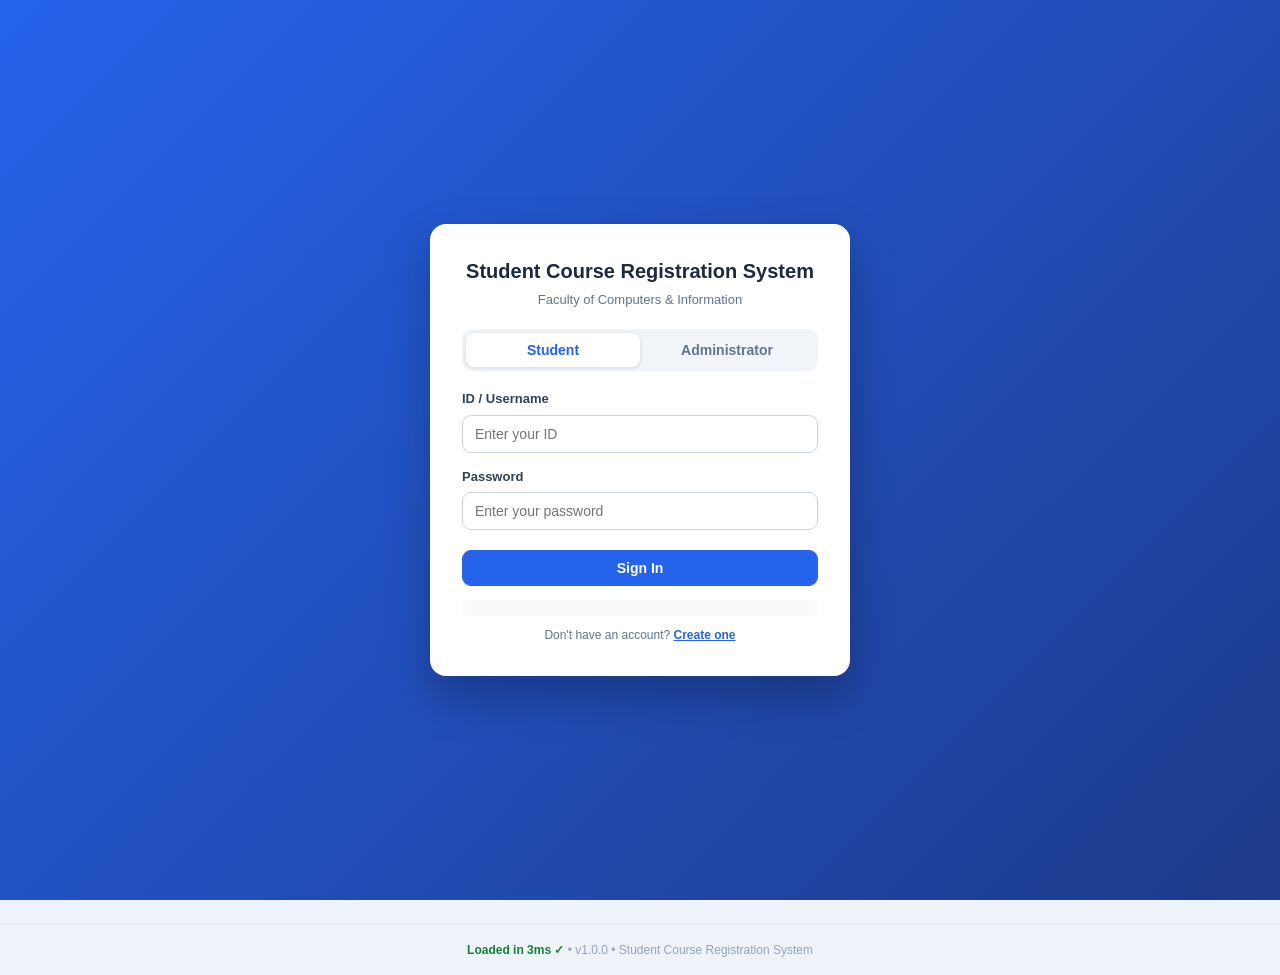
<file: index.html>
<!DOCTYPE html>
<html lang="en">
<head>
  <meta charset="UTF-8">
  <meta name="viewport" content="width=device-width, initial-scale=1.0">
  <title>Sign In — Course Registration</title>
  <link rel="stylesheet" href="style.css">
</head>
<body data-page="login">

  <section id="loginView">
    <div class="login-card">
      <h1>Student Course Registration System</h1>
      <p class="muted">Faculty of Computers &amp; Information</p>

      <div class="role-tabs">
        <button class="role-tab active" data-role="student">Student</button>
        <button class="role-tab" data-role="admin">Administrator</button>
      </div>

      <form id="loginForm">
        <label>ID / Username
          <input id="loginId" placeholder="Enter your ID" required autocomplete="off">
        </label>
        <label>Password
          <input id="loginPass" type="password" placeholder="Enter your password" required>
        </label>
        <button class="btn primary full" type="submit">Sign In</button>
      </form>

      <p class="hint" id="loginHint"></p>

      <p class="hint" style="margin-top:10px;background:transparent;padding:0">
        Don't have an account?
        <a href="register.html" style="color:#2563eb;font-weight:700">Create one</a>
      </p>
    </div>
  </section>

  <div id="toast"></div>
  <script src="app.js"></script>
</body>
</html>
</file>
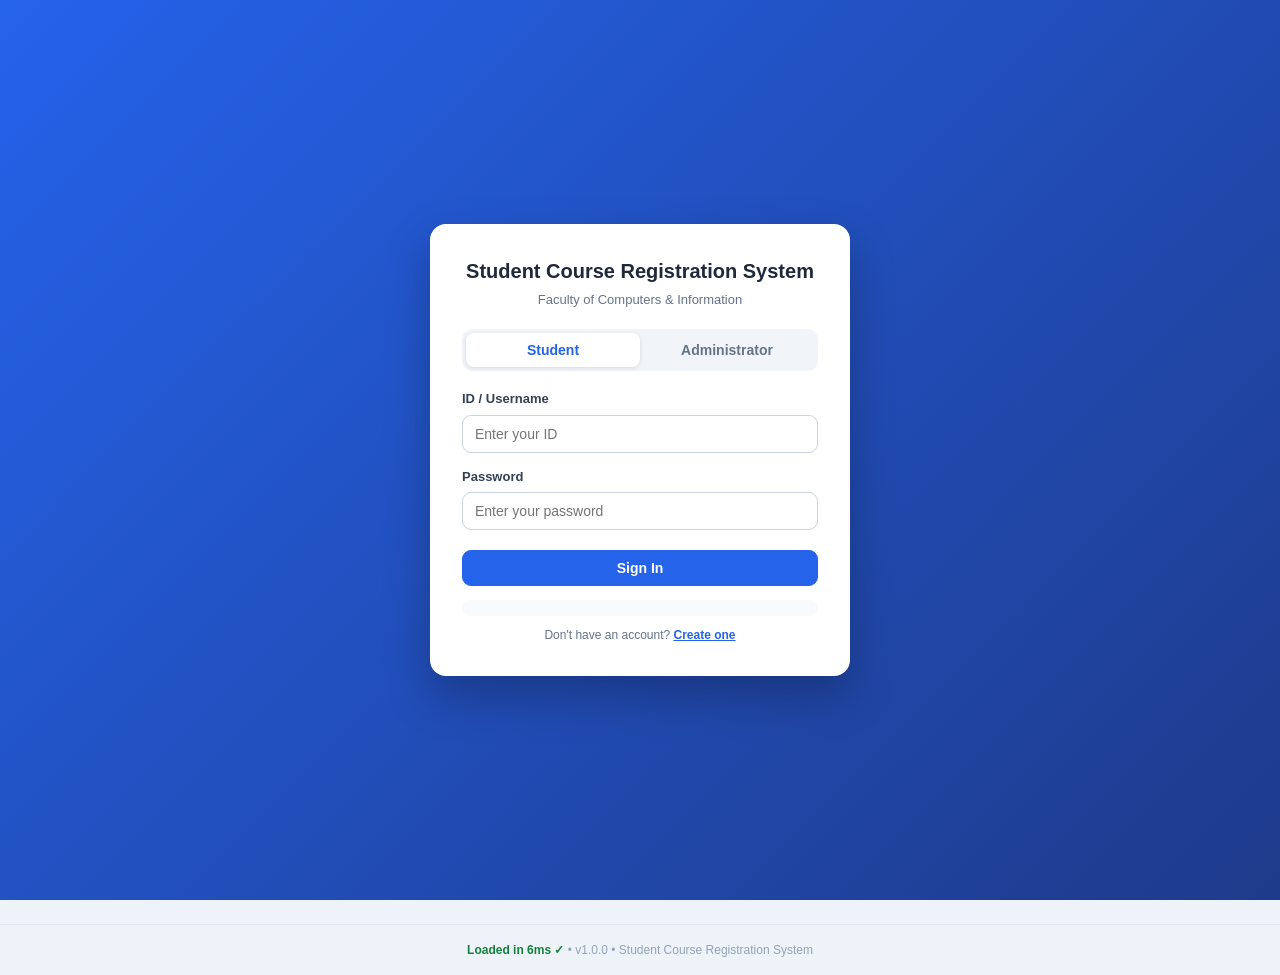
<file: admin-courses.html>
<!DOCTYPE html>
<html lang="en">
<head>
  <meta charset="UTF-8">
  <meta name="viewport" content="width=device-width, initial-scale=1.0">
  <title>Manage Courses</title>
  <link rel="stylesheet" href="style.css">
</head>
<body data-page="admin-courses">
  <header class="topbar">
    <div class="brand">📚 Course Registration System</div>
    <div class="userbox">
      <span id="whoami"></span>
      <button class="btn ghost small" id="logoutBtn">Logout</button>
    </div>
  </header>
  <nav class="tabs">
    <a class="tab active" href="admin-courses.html">Manage Courses</a>
    <a class="tab" href="admin-sections.html">Manage Sections</a>
    <a class="tab" href="admin-students.html">Student Records</a>
    <a class="tab" href="admin-registrations.html">Registrations</a>
    <a class="tab" href="admin-management.html">Manage Admins</a>
  </nav>
  <main>
    <div class="card">
      <div class="card-head"><h3 id="courseFormTitle">Add New Course</h3></div>
      <form id="courseForm" class="form-grid">
        <label>Course Code <input id="cCode" placeholder="CS401" required></label>
        <label>Course Name <input id="cName" placeholder="Software Engineering" required></label>
        <label>Credit Hours <input id="cCredits" type="number" min="1" max="6" value="3" required></label>
        <label>Prerequisite <select id="cPrereq"><option value="">None</option></select></label>
        <div class="form-actions">
          <button class="btn primary" type="submit" id="courseSubmitBtn">Add Course</button>
          <button type="button" class="btn hidden" id="cancelEditBtn">Cancel Edit</button>
        </div>
      </form>
    </div>
    <div class="card">
      <div class="card-head"><h3>All Courses</h3></div>
      <table class="table">
        <thead><tr>
          <th>Code</th><th>Name</th><th>Credits</th><th>Prerequisite</th><th>Sections</th><th>Actions</th>
        </tr></thead>
        <tbody id="courseRows"></tbody>
      </table>
    </div>
  </main>
  <div id="toast"></div>
  <script src="app.js"></script>
</body>
</html>
</file>
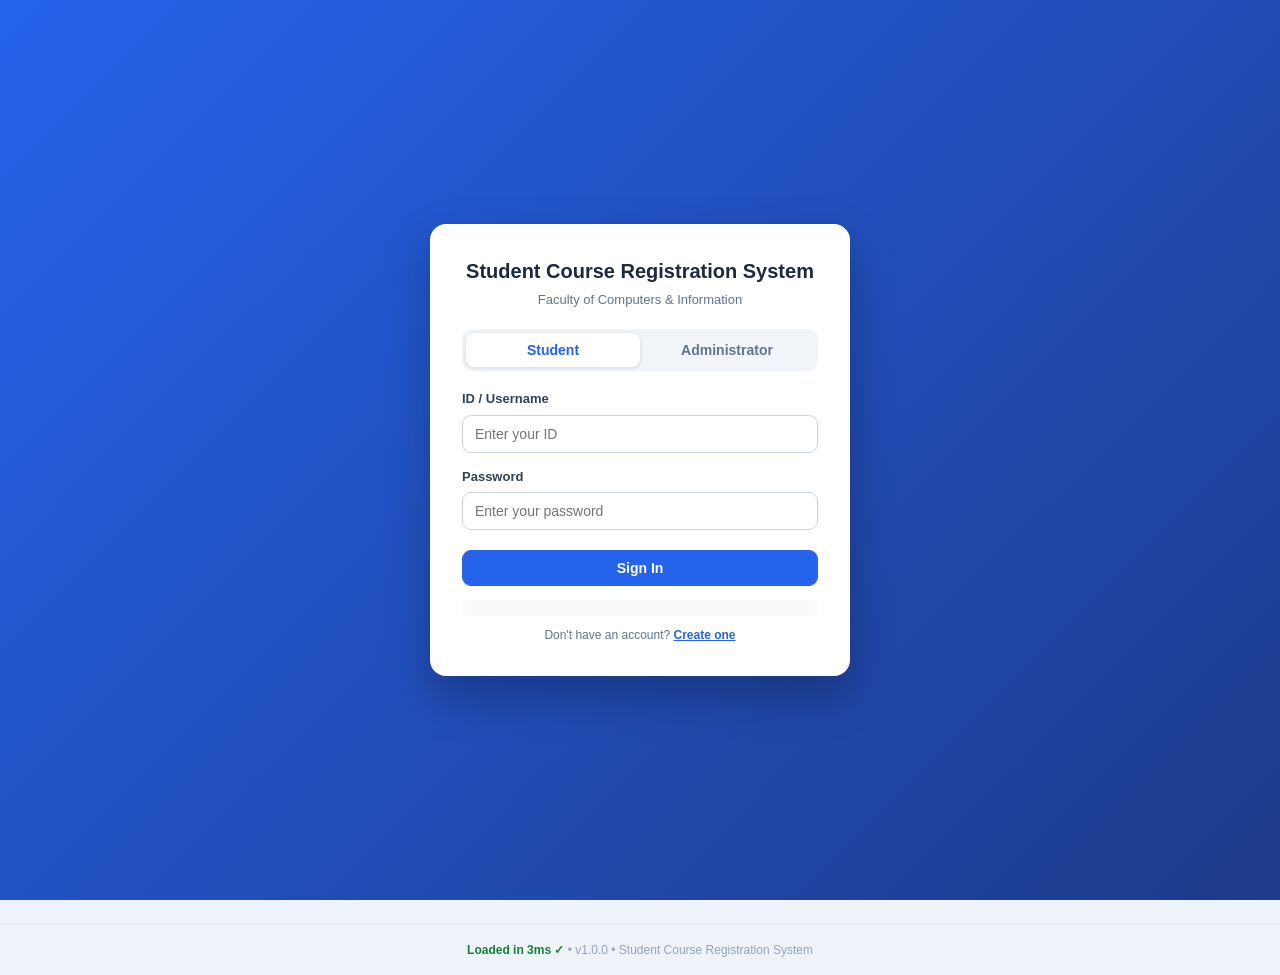
<file: admin-management.html>
<!DOCTYPE html>
<html lang="en">
<head>
  <meta charset="UTF-8">
  <meta name="viewport" content="width=device-width, initial-scale=1.0">
  <title>Manage Admins</title>
  <link rel="stylesheet" href="style.css">
</head>
<body data-page="admin-management">
  <header class="topbar">
    <div class="brand">📚 Course Registration System</div>
    <div class="userbox">
      <span id="whoami"></span>
      <button class="btn ghost small" id="logoutBtn">Logout</button>
    </div>
  </header>
  <nav class="tabs">
    <a class="tab" href="admin-courses.html">Manage Courses</a>
    <a class="tab" href="admin-sections.html">Manage Sections</a>
    <a class="tab" href="admin-students.html">Student Records</a>
    <a class="tab" href="admin-registrations.html">Registrations</a>
    <a class="tab active" href="admin-management.html">Manage Admins</a>
  </nav>
  <main>
    <div class="card">
      <div class="card-head"><h3>Add New Administrator</h3></div>
      <form id="adminForm" class="form-grid">
        <label>Username
          <input id="aUser" placeholder="e.g. manager" required autocomplete="off">
        </label>
        <label>Password
          <input id="aPass" type="password" placeholder="At least 4 characters" minlength="4" required>
        </label>
        <label>Confirm Password
          <input id="aPass2" type="password" placeholder="Repeat password" minlength="4" required>
        </label>
        <div class="form-actions">
          <button class="btn primary" type="submit">Add Administrator</button>
        </div>
      </form>
    </div>
    <div class="card">
      <div class="card-head"><h3>All Administrators</h3></div>
      <table class="table">
        <thead><tr>
          <th>Username</th><th>Password</th><th>Actions</th>
        </tr></thead>
        <tbody id="adminRows"></tbody>
      </table>
    </div>
  </main>
  <div id="toast"></div>
  <script src="app.js"></script>
</body>
</html>
</file>
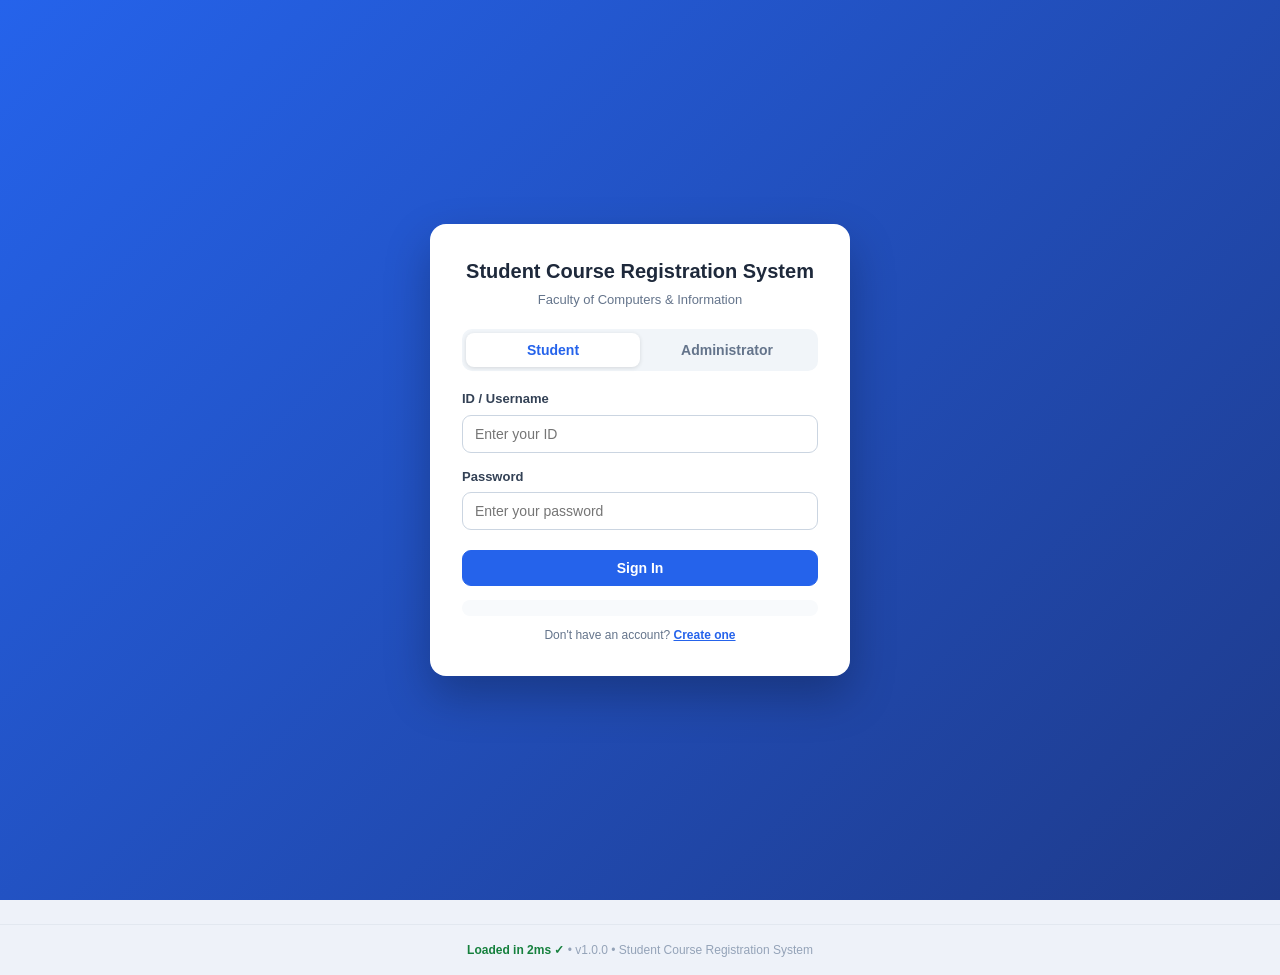
<file: admin-registrations.html>
<!DOCTYPE html>
<html lang="en">
<head>
  <meta charset="UTF-8">
  <meta name="viewport" content="width=device-width, initial-scale=1.0">
  <title>Registrations</title>
  <link rel="stylesheet" href="style.css">
</head>
<body data-page="admin-registrations">
  <header class="topbar">
    <div class="brand">📚 Course Registration System</div>
    <div class="userbox">
      <span id="whoami"></span>
      <button class="btn ghost small" id="logoutBtn">Logout</button>
    </div>
  </header>
  <nav class="tabs">
    <a class="tab" href="admin-courses.html">Manage Courses</a>
    <a class="tab" href="admin-sections.html">Manage Sections</a>
    <a class="tab" href="admin-students.html">Student Records</a>
    <a class="tab active" href="admin-registrations.html">Registrations</a>
    <a class="tab" href="admin-management.html">Manage Admins</a>
  </nav>
  <main>
    <div class="card">
      <div class="card-head"><h3>All Student Registrations</h3></div>
      <table class="table">
        <thead><tr>
          <th>Student ID</th><th>Student Name</th><th>Course Code</th><th>Course Name</th>
          <th>Section</th><th>Schedule</th><th>Room</th><th>Tuition</th><th></th>
        </tr></thead>
        <tbody id="regRows"></tbody>
      </table>
    </div>
  </main>
  <div id="toast"></div>
  <script src="app.js"></script>
</body>
</html>
</file>
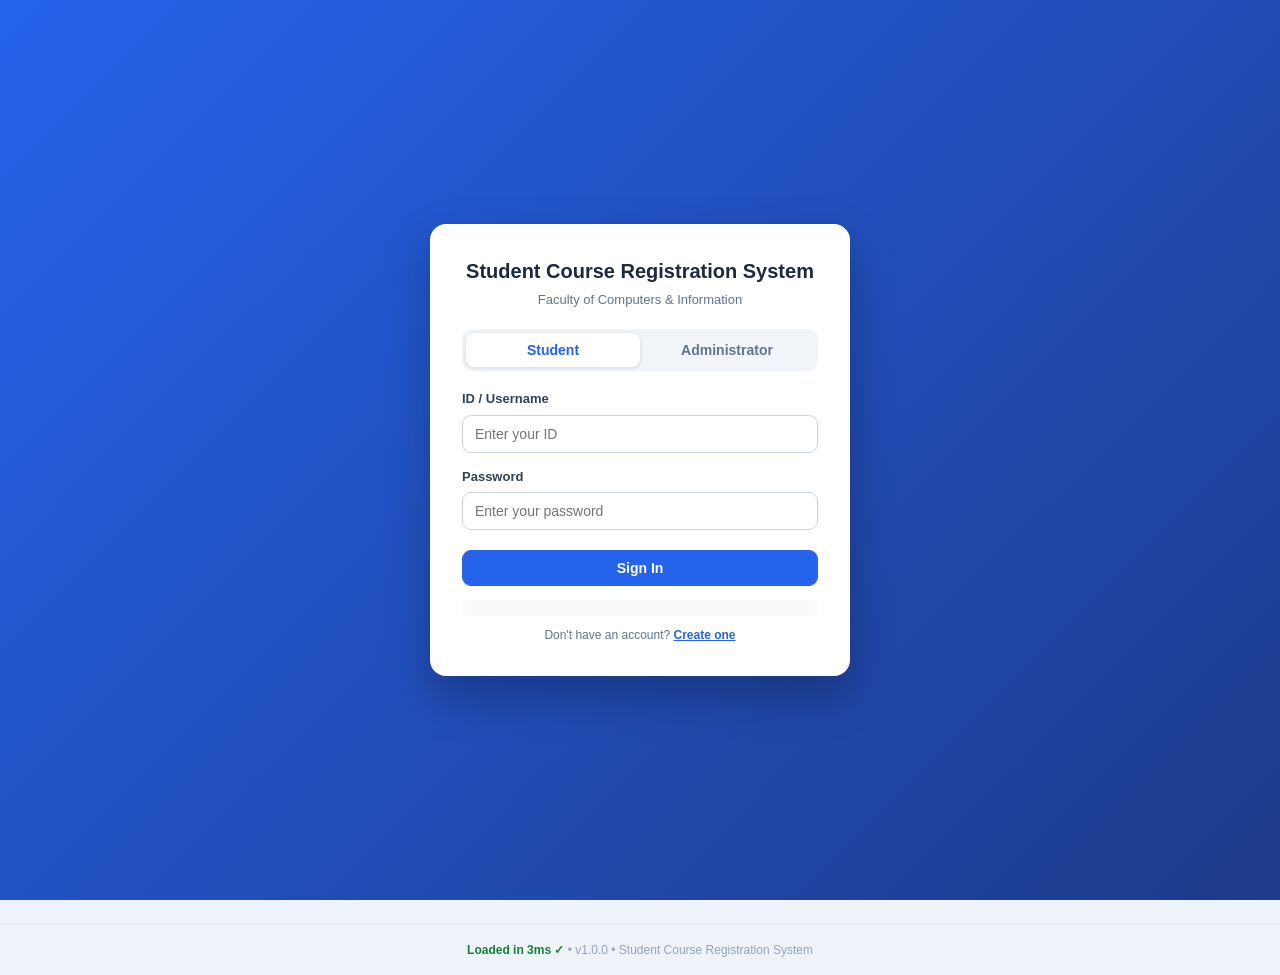
<file: admin-sections.html>
<!DOCTYPE html>
<html lang="en">
<head>
  <meta charset="UTF-8">
  <meta name="viewport" content="width=device-width, initial-scale=1.0">
  <title>Manage Sections</title>
  <link rel="stylesheet" href="style.css">
</head>
<body data-page="admin-sections">
  <header class="topbar">
    <div class="brand">📚 Course Registration System</div>
    <div class="userbox">
      <span id="whoami"></span>
      <button class="btn ghost small" id="logoutBtn">Logout</button>
    </div>
  </header>
  <nav class="tabs">
    <a class="tab" href="admin-courses.html">Manage Courses</a>
    <a class="tab active" href="admin-sections.html">Manage Sections</a>
    <a class="tab" href="admin-students.html">Student Records</a>
    <a class="tab" href="admin-registrations.html">Registrations</a>
    <a class="tab" href="admin-management.html">Manage Admins</a>
  </nav>
  <main>
    <div class="card">
      <div class="card-head"><h3>Add / Edit Course Section</h3></div>
      <form id="sectionForm" class="form-grid">
        <label>Course <select id="sCourse"></select></label>
        <label>Day <select id="sDay">
          <option>Sunday</option><option>Monday</option><option>Tuesday</option>
          <option>Wednesday</option><option>Thursday</option><option>Saturday</option>
        </select></label>
        <label>Start Time <input id="sStart" type="time" value="09:00" required></label>
        <label>End Time <input id="sEnd" type="time" value="10:30" required></label>
        <label>Room <input id="sRoom" placeholder="A101" required></label>
        <label>Capacity <input id="sCap" type="number" min="1" value="30" required></label>
        <div class="form-actions">
          <button class="btn primary" type="submit" id="sectionSubmitBtn">Add Section</button>
          <button class="btn hidden" type="button" id="cancelSectionEdit">Cancel Edit</button>
        </div>
      </form>
    </div>
    <div class="card">
      <div class="card-head"><h3>All Sections</h3></div>
      <table class="table">
        <thead><tr>
          <th>ID</th><th>Course</th><th>Day</th><th>Time</th><th>Room</th>
          <th>Enrolled</th><th>Capacity</th><th>Actions</th>
        </tr></thead>
        <tbody id="sectionRows"></tbody>
      </table>
    </div>
  </main>
  <div id="toast"></div>
  <script src="app.js"></script>
</body>
</html>
</file>
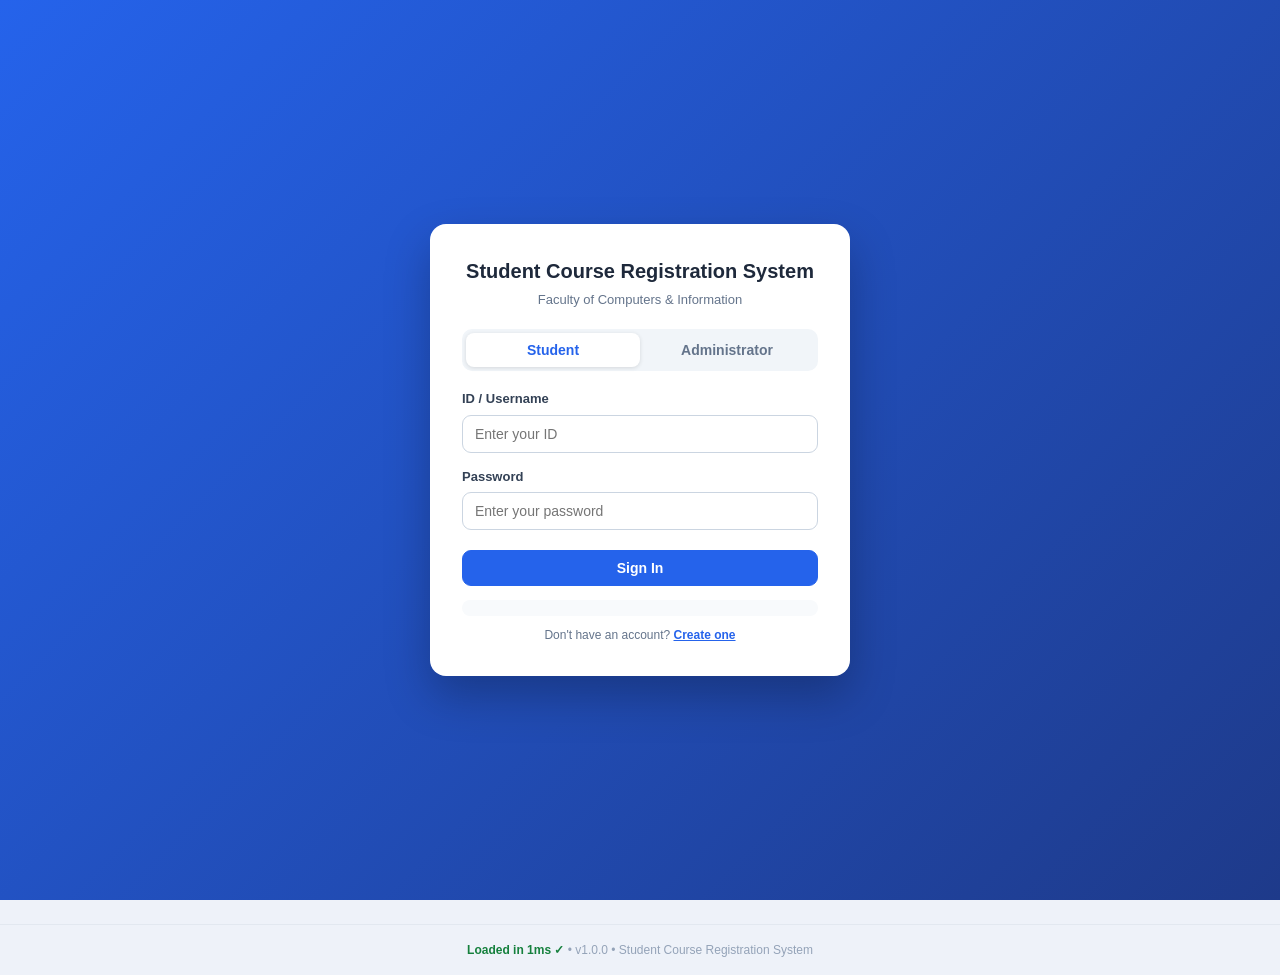
<file: admin-students.html>
<!DOCTYPE html>
<html lang="en">
<head>
  <meta charset="UTF-8">
  <meta name="viewport" content="width=device-width, initial-scale=1.0">
  <title>Student Records</title>
  <link rel="stylesheet" href="style.css">
</head>
<body data-page="admin-students">
  <header class="topbar">
    <div class="brand">📚 Course Registration System</div>
    <div class="userbox">
      <span id="whoami"></span>
      <button class="btn ghost small" id="logoutBtn">Logout</button>
    </div>
  </header>
  <nav class="tabs">
    <a class="tab" href="admin-courses.html">Manage Courses</a>
    <a class="tab" href="admin-sections.html">Manage Sections</a>
    <a class="tab active" href="admin-students.html">Student Records</a>
    <a class="tab" href="admin-registrations.html">Registrations</a>
    <a class="tab" href="admin-management.html">Manage Admins</a>
  </nav>
  <main>
    <div class="card">
      <div class="card-head"><h3>Add Student Record</h3></div>
      <form id="studentForm" class="form-grid">
        <label>Student ID <input id="stId" placeholder="2021004" required></label>
        <label>Full Name <input id="stName" placeholder="Ali Hassan" required></label>
        <label>Password <input id="stPass" value="1234" required></label>
        <label>Max Credit Hours <input id="stMax" type="number" min="1" value="18" required></label>
        <div class="form-actions">
          <button class="btn primary" type="submit">Add Student</button>
        </div>
      </form>
    </div>
    <div class="card">
      <div class="card-head"><h3>Student Records</h3></div>
      <table class="table">
        <thead><tr>
          <th>ID</th><th>Name</th><th>Tuition</th><th>Max Credits</th>
          <th>Registered Credits</th><th>Courses</th><th>Actions</th>
        </tr></thead>
        <tbody id="studentRows"></tbody>
      </table>
    </div>
  </main>
  <div id="toast"></div>
  <script src="app.js"></script>
</body>
</html>
</file>
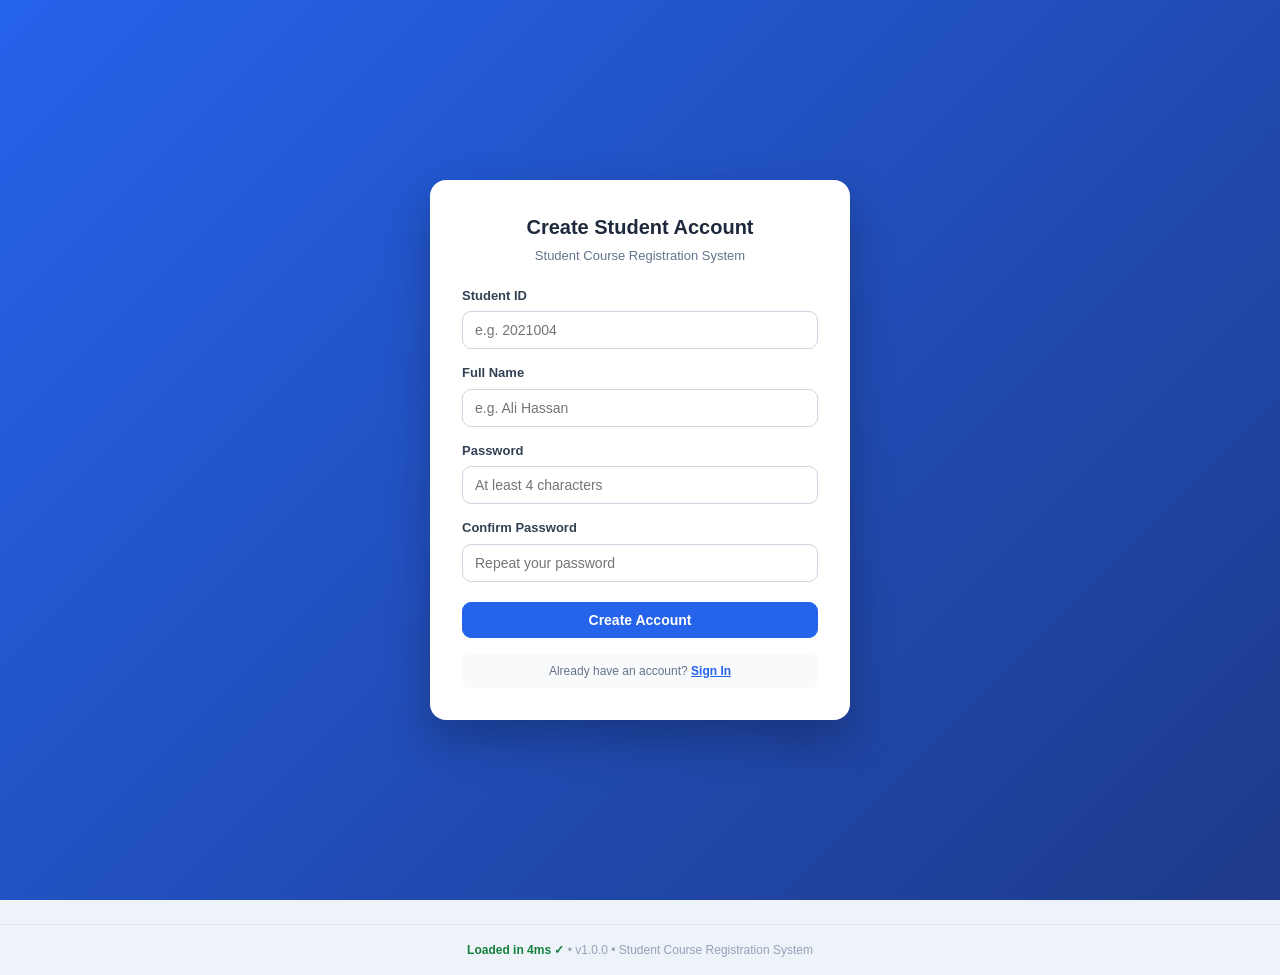
<file: register.html>
<!DOCTYPE html>
<html lang="en">
<head>
  <meta charset="UTF-8">
  <meta name="viewport" content="width=device-width, initial-scale=1.0">
  <title>Sign Up — Course Registration</title>
  <link rel="stylesheet" href="style.css">
</head>
<body data-page="register">

  <section id="loginView">
    <div class="login-card">
      <h1>Create Student Account</h1>
      <p class="muted">Student Course Registration System</p>

      <form id="registerForm">
        <label>Student ID
          <input id="regId" placeholder="e.g. 2021004" pattern="\d{5,10}" title="5–10 digits" required autocomplete="off">
        </label>
        <label>Full Name
          <input id="regName" placeholder="e.g. Ali Hassan" required autocomplete="off">
        </label>
        <label>Password
          <input id="regPass" type="password" placeholder="At least 4 characters" minlength="4" required>
        </label>
        <label>Confirm Password
          <input id="regPass2" type="password" placeholder="Repeat your password" minlength="4" required>
        </label>
        <button class="btn primary full" type="submit">Create Account</button>
      </form>

      <p class="hint" style="margin-top:16px">
        Already have an account?
        <a href="index.html" style="color:#2563eb;font-weight:700">Sign In</a>
      </p>
    </div>
  </section>

  <div id="toast"></div>
  <script src="app.js"></script>
</body>
</html>
</file>
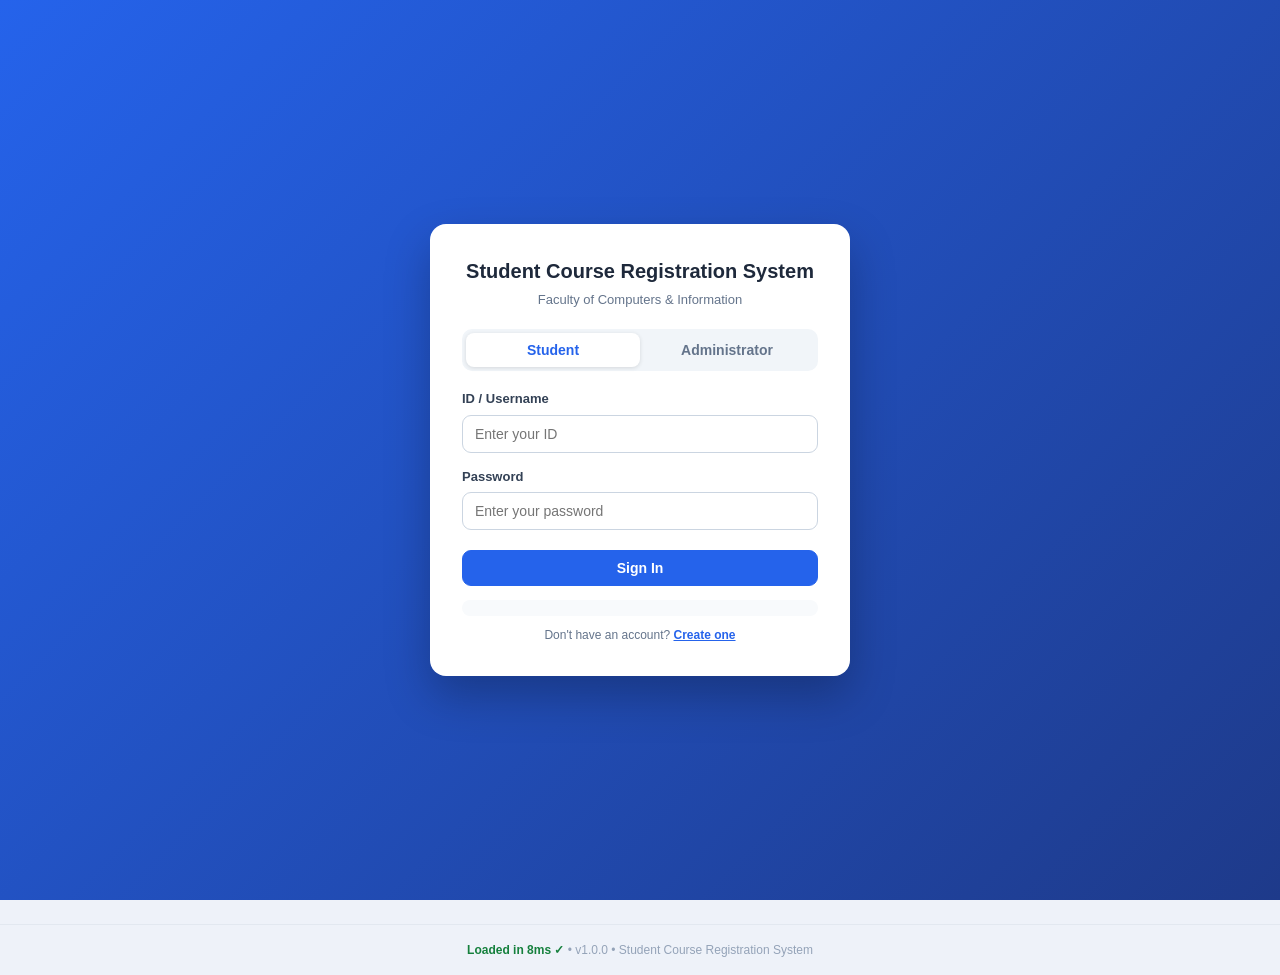
<file: student-my-courses.html>
<!DOCTYPE html>
<html lang="en">
<head>
  <meta charset="UTF-8">
  <meta name="viewport" content="width=device-width, initial-scale=1.0">
  <title>My Courses</title>
  <link rel="stylesheet" href="style.css">
</head>
<body data-page="student-my-courses">
  <header class="topbar">
    <div class="brand">📚 Course Registration System</div>
    <div class="userbox">
      <span id="whoami"></span>
      <button class="btn ghost small" id="logoutBtn">Logout</button>
    </div>
  </header>
  <nav class="tabs">
    <a class="tab" href="student-courses.html">Browse Courses</a>
    <a class="tab active" href="student-my-courses.html">My Courses</a>
    <a class="tab" href="student-schedule.html">Weekly Schedule</a>
    <a class="tab" href="student-tuition.html">Tuition Status</a>
  </nav>
  <main>
    <div class="card">
      <div class="card-head">
        <h3>My Registered Courses</h3>
        <div class="muted small">Total credits: <b id="myCredits"></b></div>
      </div>
      <table class="table">
        <thead><tr>
          <th>Code</th><th>Course Name</th><th>Credits</th><th>Schedule</th><th>Room</th><th>Action</th>
        </tr></thead>
        <tbody id="myCoursesBody"></tbody>
      </table>
    </div>
  </main>
  <div id="toast"></div>
  <script src="app.js"></script>
</body>
</html>
</file>
<file: style.css>
/* =========================================================
   Student Course Registration System — style.css
   NFR 1: Usability  |  NFR 3: Compatibility  |  NFR 5: Maintainability
   ========================================================= */

/* ==================== Base ==================== */
* {
  box-sizing: border-box;
  margin: 0;
  padding: 0;
}

body {
  font-family: 'Segoe UI', Tahoma, Verdana, sans-serif;
  background: #eef2f9;
  color: #1e293b;
  line-height: 1.5;
}

.hidden { display: none !important; }
.muted  { color: #64748b; }
.small  { font-size: 12.5px; }

/* ==================== Login ==================== */
#loginView {
  min-height: 100vh;
  display: flex;
  align-items: center;
  justify-content: center;
  padding: 20px;
  background: linear-gradient(135deg, #2563eb, #1e3a8a);
}

.login-card {
  background: #fff;
  padding: 32px;
  border-radius: 16px;
  width: 100%;
  max-width: 420px;
  box-shadow: 0 20px 45px rgba(0, 0, 0, .25);
}

.login-card h1 {
  font-size: 20px;
  text-align: center;
  margin-bottom: 4px;
}

.login-card .muted {
  text-align: center;
  margin-bottom: 20px;
  font-size: 13px;
}

.role-tabs {
  display: flex;
  background: #f1f5f9;
  border-radius: 10px;
  padding: 4px;
  margin-bottom: 18px;
}

.role-tab {
  flex: 1;
  border: 0;
  background: transparent;
  padding: 9px;
  border-radius: 8px;
  cursor: pointer;
  font-weight: 600;
  color: #64748b;
  font-size: 14px;
  font-family: inherit;
  transition: .2s;
}

.role-tab.active {
  background: #fff;
  color: #2563eb;
  box-shadow: 0 1px 4px rgba(0, 0, 0, .12);
}

.hint {
  margin-top: 14px;
  text-align: center;
  font-size: 12px;
  color: #64748b;
  background: #f8fafc;
  padding: 8px;
  border-radius: 8px;
}

/* ==================== Forms ==================== */
label {
  display: block;
  font-size: 13px;
  font-weight: 600;
  margin-bottom: 14px;
  color: #334155;
}

input, select {
  width: 100%;
  margin-top: 6px;
  padding: 10px 12px;
  border: 1px solid #cbd5e1;
  border-radius: 9px;
  font-size: 14px;
  font-family: inherit;
  background: #fff;
  color: #1e293b;
}

input:focus, select:focus {
  outline: 2px solid #bfdbfe;
  border-color: #2563eb;
}

input[readonly] {
  background: #f1f5f9;
  color: #64748b;
}

.mini-input {
  width: 72px;
  display: inline-block;
  margin: 0;
  padding: 5px 8px;
  font-size: 13px;
}

/* ==================== Buttons ==================== */
.btn {
  border: 1px solid #cbd5e1;
  background: #fff;
  color: #1e293b;
  padding: 9px 16px;
  border-radius: 9px;
  cursor: pointer;
  font-size: 14px;
  font-weight: 600;
  font-family: inherit;
  transition: .15s;
}

.btn:hover { background: #f8fafc; }

.btn.primary {
  background: #2563eb;
  border-color: #2563eb;
  color: #fff;
}
.btn.primary:hover { background: #1d4ed8; }

.btn.danger {
  background: #fff;
  border-color: #fecaca;
  color: #dc2626;
}
.btn.danger:hover { background: #fef2f2; }

.btn.small {
  padding: 5px 10px;
  font-size: 12.5px;
}

.btn.ghost {
  background: transparent;
  border-color: rgba(255, 255, 255, .55);
  color: #fff;
}
.btn.ghost:hover { background: rgba(255, 255, 255, .15); }

.btn.full {
  width: 100%;
  margin-top: 6px;
}

/* ==================== Layout ==================== */
.topbar {
  background: #1e40af;
  color: #fff;
  padding: 14px 24px;
  display: flex;
  justify-content: space-between;
  align-items: center;
  flex-wrap: wrap;
  gap: 10px;
}

.brand {
  font-weight: 700;
  font-size: 17px;
}

.userbox {
  display: flex;
  align-items: center;
  gap: 14px;
  font-size: 14px;
}

.tabs {
  display: flex;
  gap: 8px;
  padding: 14px 24px 0;
  overflow-x: auto;
  background: #1e40af;
}

.tab {
  text-decoration: none;
  background: rgba(255, 255, 255, .15);
  color: #dbeafe;
  padding: 10px 18px;
  border-radius: 10px 10px 0 0;
  font-weight: 600;
  font-size: 14px;
  white-space: nowrap;
  transition: .15s;
}

.tab:hover { background: rgba(255, 255, 255, .28); }
.tab.active {
  background: #eef2f9;
  color: #1e40af;
}

main {
  padding: 24px;
  max-width: 1100px;
  margin: 0 auto;
}

/* ==================== Cards & Tables ==================== */
.card {
  background: #fff;
  border-radius: 14px;
  padding: 18px;
  margin-bottom: 18px;
  box-shadow: 0 2px 10px rgba(15, 23, 42, .06);
  overflow-x: auto;
}

.card-head {
  display: flex;
  justify-content: space-between;
  align-items: center;
  flex-wrap: wrap;
  gap: 8px;
  margin-bottom: 14px;
  padding-bottom: 12px;
  border-bottom: 1px solid #e2e8f0;
}

.card-head h3 {
  font-size: 16px;
  color: #1e293b;
}

.table {
  width: 100%;
  border-collapse: collapse;
  font-size: 14px;
  min-width: 560px;
}

.table th {
  text-align: left;
  font-size: 11.5px;
  text-transform: uppercase;
  letter-spacing: .5px;
  color: #64748b;
  padding: 9px 10px;
  background: #f8fafc;
  border-bottom: 1px solid #e2e8f0;
  white-space: nowrap;
}

.table td {
  padding: 10px;
  border-bottom: 1px solid #f1f5f9;
  vertical-align: middle;
}

.table tr:last-child td { border-bottom: 0; }
.table tbody tr:hover { background: #f8fafc; }

/* ==================== Misc ==================== */
.badge {
  display: inline-block;
  padding: 2px 9px;
  border-radius: 20px;
  font-size: 11px;
  font-weight: 700;
  margin-left: 6px;
}

.badge.ok {
  background: #dcfce7;
  color: #15803d;
}
.badge.danger {
  background: #fee2e2;
  color: #b91c1c;
}

.toolbar {
  display: flex;
  gap: 12px;
  align-items: center;
  margin-bottom: 18px;
  flex-wrap: wrap;
}

.search {
  flex: 1;
  min-width: 220px;
  margin: 0;
}

.form-grid {
  display: grid;
  grid-template-columns: repeat(auto-fit, minmax(190px, 1fr));
  gap: 14px;
}

.form-grid label { margin: 0; }

.form-actions {
  display: flex;
  gap: 10px;
  align-items: flex-end;
  grid-column: 1 / -1;
  flex-wrap: wrap;
}

.empty {
  background: #fff;
  border: 2px dashed #cbd5e1;
  border-radius: 14px;
  padding: 40px;
  text-align: center;
  color: #64748b;
}

.days {
  display: grid;
  grid-template-columns: repeat(auto-fit, minmax(150px, 1fr));
  gap: 12px;
}

.day-col {
  background: #f8fafc;
  border: 1px solid #e2e8f0;
  border-radius: 10px;
  padding: 10px;
  min-height: 110px;
}

.day-col h4 {
  font-size: 12.5px;
  margin-bottom: 8px;
  color: #1e40af;
  text-transform: uppercase;
  letter-spacing: .6px;
}

.slot {
  background: #fff;
  border-left: 4px solid #2563eb;
  border-radius: 8px;
  padding: 8px 10px;
  margin-bottom: 8px;
  display: flex;
  flex-direction: column;
  font-size: 12.5px;
  box-shadow: 0 1px 3px rgba(0, 0, 0, .07);
}

.slot b {
  font-size: 13px;
  margin-bottom: 2px;
  color: #1e293b;
}

.status {
  display: flex;
  align-items: center;
  gap: 10px;
  padding: 16px;
  border-radius: 12px;
  font-weight: 600;
  font-size: 15px;
}

.status.ok {
  background: #dcfce7;
  color: #15803d;
}
.status.bad {
  background: #fee2e2;
  color: #b91c1c;
}

.dot {
  width: 12px;
  height: 12px;
  border-radius: 50%;
  background: currentColor;
  flex-shrink: 0;
}

/* ==================== Toast ==================== */
#toast {
  position: fixed;
  top: 20px;
  left: 50%;
  transform: translateX(-50%) translateY(-24px);
  background: #1e293b;
  color: #fff;
  padding: 14px 24px;
  border-radius: 12px;
  font-size: 14px;
  font-weight: 600;
  box-shadow: 0 10px 30px rgba(0, 0, 0, .3);
  opacity: 0;
  pointer-events: none;
  transition: .3s;
  z-index: 999;
  max-width: 90vw;
  text-align: center;
}

#toast.show {
  opacity: 1;
  transform: translateX(-50%) translateY(0);
}
#toast.success { background: #15803d; }
#toast.error   { background: #b91c1c; }

/* =========================================================
   NFR 1: Usability — accessible focus & loading states
   ========================================================= */
:focus-visible {
  outline: 3px solid #93c5fd;
  outline-offset: 2px;
  border-radius: 4px;
}

.btn:focus-visible,
input:focus-visible,
select:focus-visible {
  outline: 3px solid #60a5fa;
  outline-offset: 2px;
}

.btn:disabled {
  opacity: .6;
  cursor: not-allowed;
}

.btn.loading {
  position: relative;
  color: transparent !important;
}

.btn.loading::after {
  content: '';
  position: absolute;
  width: 14px;
  height: 14px;
  top: 50%;
  left: 50%;
  margin: -7px 0 0 -7px;
  border: 2px solid currentColor;
  border-right-color: transparent;
  border-radius: 50%;
  animation: scrspin .6s linear infinite;
}

@keyframes scrspin {
  to { transform: rotate(360deg); }
}

input:invalid:not(:placeholder-shown) {
  border-color: #fca5a5;
  background: #fef2f2;
}

/* =========================================================
   NFR 2 & 5: App footer with perf indicator + version
   ========================================================= */
.app-footer {
  text-align: center;
  padding: 16px 24px;
  color: #94a3b8;
  font-size: 12px;
  border-top: 1px solid #e2e8f0;
  margin-top: 24px;
}

#perfIndicator {
  font-weight: 700;
}

/* =========================================================
   Accessibility: reduce motion for users who prefer it
   ========================================================= */
@media (prefers-reduced-motion: reduce) {
  *, *::before, *::after {
    animation-duration: 0.001ms !important;
    transition-duration: 0.001ms !important;
  }
}

/* =========================================================
   Responsive tweaks (mobile-friendly)
   ========================================================= */
@media (max-width: 640px) {
  main { padding: 16px; }
  .topbar { padding: 12px 16px; }
  .tabs { padding: 12px 16px 0; }
  .card { padding: 14px; }
  .login-card { padding: 24px; }
  .form-grid { grid-template-columns: 1fr; }
  .mini-input { width: 60px; }
}
</file>
